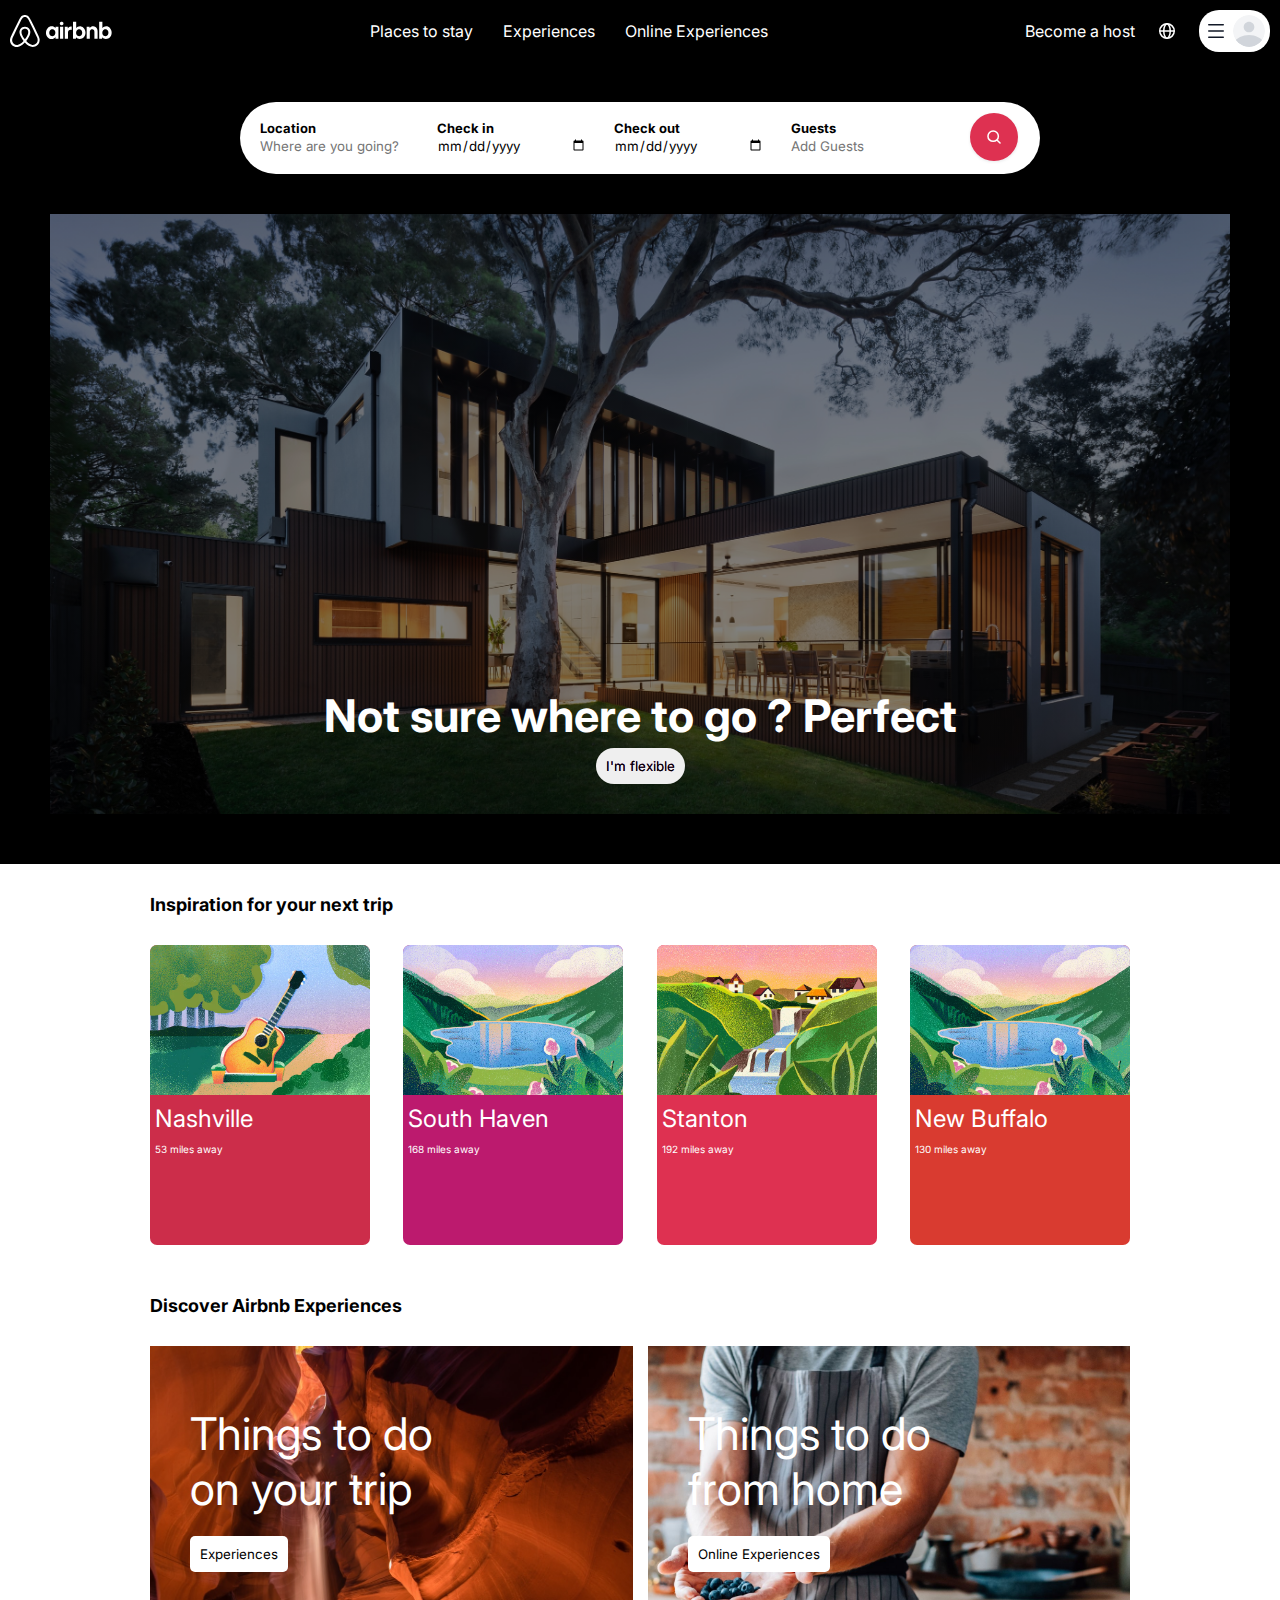
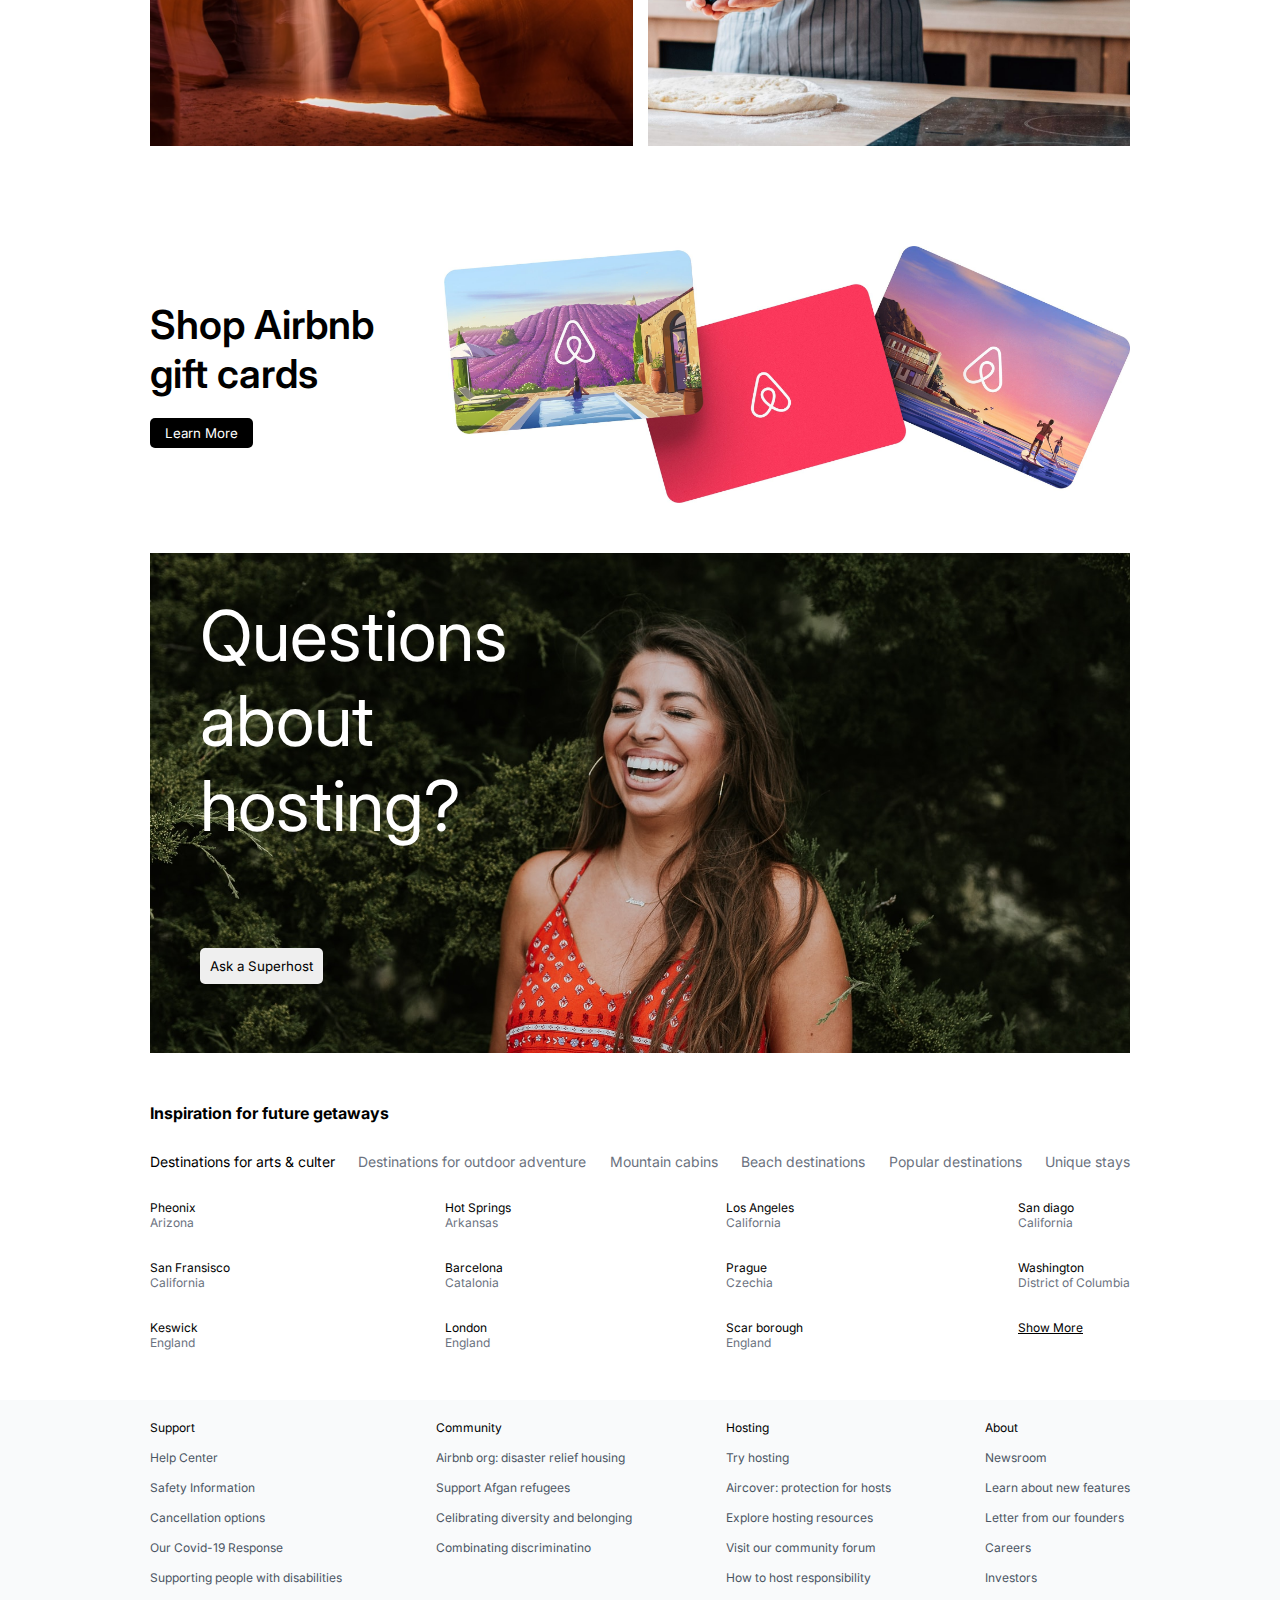
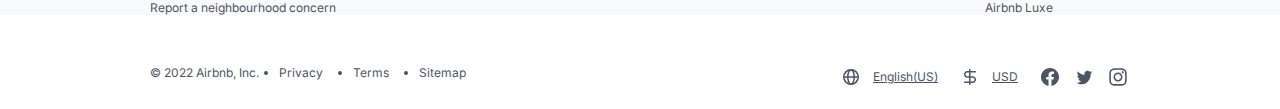
<file: index.html>
<!DOCTYPE html>
<html lang="en">
  <head>
    <meta charset="UTF-8" />
    <meta name="viewport" content="width=device-width, initial-scale=1.0" />
    <link rel="stylesheet" href="./style.css" />
    <link rel="preconnect" href="https://fonts.googleapis.com" />
    <link rel="preconnect" href="https://fonts.gstatic.com" crossorigin />
    <link
      href="https://fonts.googleapis.com/css2?family=ABeeZee&family=Inter&family=Poppins&family=Roboto&display=swap"
      rel="stylesheet"
    />
    <title>Document</title>
  </head>
  <body>
    <div id="nav">
      <img src="./assets/nav/logo.svg" alt="" />
      <div id="nav-links">
        <p>Places to stay</p>
        <p>Experiences</p>
        <p>Online Experiences</p>
      </div>
      <div id="col-3">
        <p>Become a host</p>
        <img src="./assets/nav/globe.svg" alt="" />
        <div>
          <img src="./assets/nav/menu.svg" alt="" />
          <img src="./assets/nav/Avatar.svg" alt="" />
        </div>
      </div>
    </div>
    <div id="main-container">
      <div id="search-bar">
        <div>
          <label for="location">Location</label>
          <input type="text" id="location" placeholder="Where are you going?" />
        </div>
        <div>
          <label for="check-in">Check in</label>
          <input type="date" id="check-in" placeholder="Add Dates" />
        </div>
        <div>
          <label for="check-out">Check out</label>
          <input type="date" id="check-out" placeholder="Add Dates" />
        </div>
        <div>
          <label for="guests">Guests</label>
          <input type="text" id="guests" placeholder="Add Guests" />
        </div>
        <img id="search-hotels" src="./assets/search.svg" alt="" />
      </div>
      <div id="hero-container">
        <div>
          <p>Not sure where to go ? Perfect</p>
          <button><p>I'm flexible</p></button>
        </div>
      </div>
    </div>
    <div id="explore-cards-container">
      <div id="cards-parent-container">
        <p>Inspiration for your next trip</p>
        <div id="cards-container">
          <div class="card">
            <img src="./assets/cards/card1.png" alt="" />
            <div>
              <p>Nashville</p>
              <p>53 miles away</p>
            </div>
          </div>
          <!--  -->
          <div class="card">
            <img src="./assets/cards/card2.png" alt="" />
            <div>
              <p>South Haven</p>
              <p>168 miles away</p>
            </div>
          </div>
          <!--  -->
          <div class="card">
            <img src="./assets/cards/card3.png" alt="" />
            <div>
              <p>Stanton</p>
              <p>192 miles away</p>
            </div>
          </div>
          <!--  -->
          <div class="card">
            <img src="./assets/cards/card4.png" alt="" />
            <div>
              <p>New Buffalo</p>
              <p>130 miles away</p>
            </div>
          </div>
        </div>
      </div>
    </div>
    <div id="experiences-container">
      <p>Discover Airbnb Experiences</p>
      <div>
        <div>
          <p>
            Things to do<br />
            on your trip
          </p>
          <button>Experiences</button>
        </div>
        <div>
          <p>Things to do<br />from home</p>
          <button>Online Experiences</button>
        </div>
      </div>
    </div>
    <div id="gifts-container">
      <div>
        <p>Shop Airbnb<br />gift cards</p>
        <button>Learn More</button>
      </div>
      <img src="./assets/experiences/gifts.jpg" alt="" />
    </div>
    <div id="question-hero-container">
      <div>
        <p>
          Questions<br />
          about<br />
          hosting?
        </p>
        <button>Ask a Superhost</button>
      </div>
    </div>
    <div id="getaways-container">
      <p>Inspiration for future getaways</p>
      <ul>
        <li>Destinations for arts & culter</li>
        <li>Destinations for outdoor adventure</li>
        <li>Mountain cabins</li>
        <li>Beach destinations</li>
        <li>Popular destinations</li>
        <li>Unique stays</li>
      </ul>
      <div id="content">
        <div>
          <div>
            <p>Pheonix</p>
            <p>Arizona</p>
          </div>
          <div>
            <p>San Fransisco</p>
            <p>California</p>
          </div>
          <div>
            <p>Keswick</p>
            <p>England</p>
          </div>
        </div>
        <div>
          <div>
            <p>Hot Springs</p>
            <p>Arkansas</p>
          </div>
          <div>
            <p>Barcelona</p>
            <p>Catalonia</p>
          </div>
          <div>
            <p>London</p>
            <p>England</p>
          </div>
        </div>
        <div>
          <div>
            <p>Los Angeles</p>
            <p>California</p>
          </div>
          <div>
            <p>Prague</p>
            <p>Czechia</p>
          </div>
          <div>
            <p>Scar borough</p>
            <p>England</p>
          </div>
        </div>
        <div>
          <div>
            <p>San diago</p>
            <p>California</p>
          </div>
          <div>
            <p>Washington</p>
            <p>District of Columbia</p>
          </div>
          <div><p style="text-decoration: underline">Show More</p></div>
        </div>
      </div>
    </div>
    <div id="footer-container">
      <div>
        <div>
          <p>Support</p>
          <p>Help Center</p>
          <p>Safety Information</p>
          <p>Cancellation options</p>
          <p>Our Covid-19 Response</p>
          <p>Supporting people with disabilities</p>
          <p>Report a neighbourhood concern</p>
        </div>
        <div>
          <p>Community</p>
          <p>Airbnb org: disaster relief housing</p>
          <p>Support Afgan refugees</p>
          <p>Celibrating diversity and belonging</p>
          <p>Combinating discriminatino</p>
        </div>
        <div>
          <p>Hosting</p>
          <p>Try hosting</p>
          <p>Aircover: protection for hosts</p>
          <p>Explore hosting resources</p>
          <p>Visit our community forum</p>
          <p>How to host responsibility</p>
        </div>
        <div>
          <p>About</p>
          <p>Newsroom</p>
          <p>Learn about new features</p>
          <p>Letter from our founders</p>
          <p>Careers</p>
          <p>Investors</p>
          <p>Airbnb Luxe</p>
        </div>
      </div>
    </div>
    <div id="last-row">
      <div id="last-row-2">
        <div id="last-row-2-col-1">
          <p style="color: rgba(75, 85, 99, 1)">© 2022 Airbnb, Inc.</p>
          <ul>
            <li>Privacy</li>
            <li>Terms</li>
            <li>Sitemap</li>
          </ul>
        </div>
        <div id="last-row-2-col-2">
          <div>
            <img src="./assets/experiences/globe.svg" alt="" />
            <p style="text-decoration: underline">English(US)</p>
          </div>
          <div>
            <img src="./assets/experiences/dollar-2.png" alt="" />
            <p style="text-decoration: underline">USD</p>
          </div>
          <div>
            <img src="./assets/experiences/fb.svg" alt="" />
            <img src="./assets/experiences/twitter.svg" alt="" />
            <img src="./assets/experiences/insta.svg" alt="" />
          </div>
        </div>
      </div>
    </div>
    <script type="module" src="./script.js"></script>
  </body>
</html>
</file>
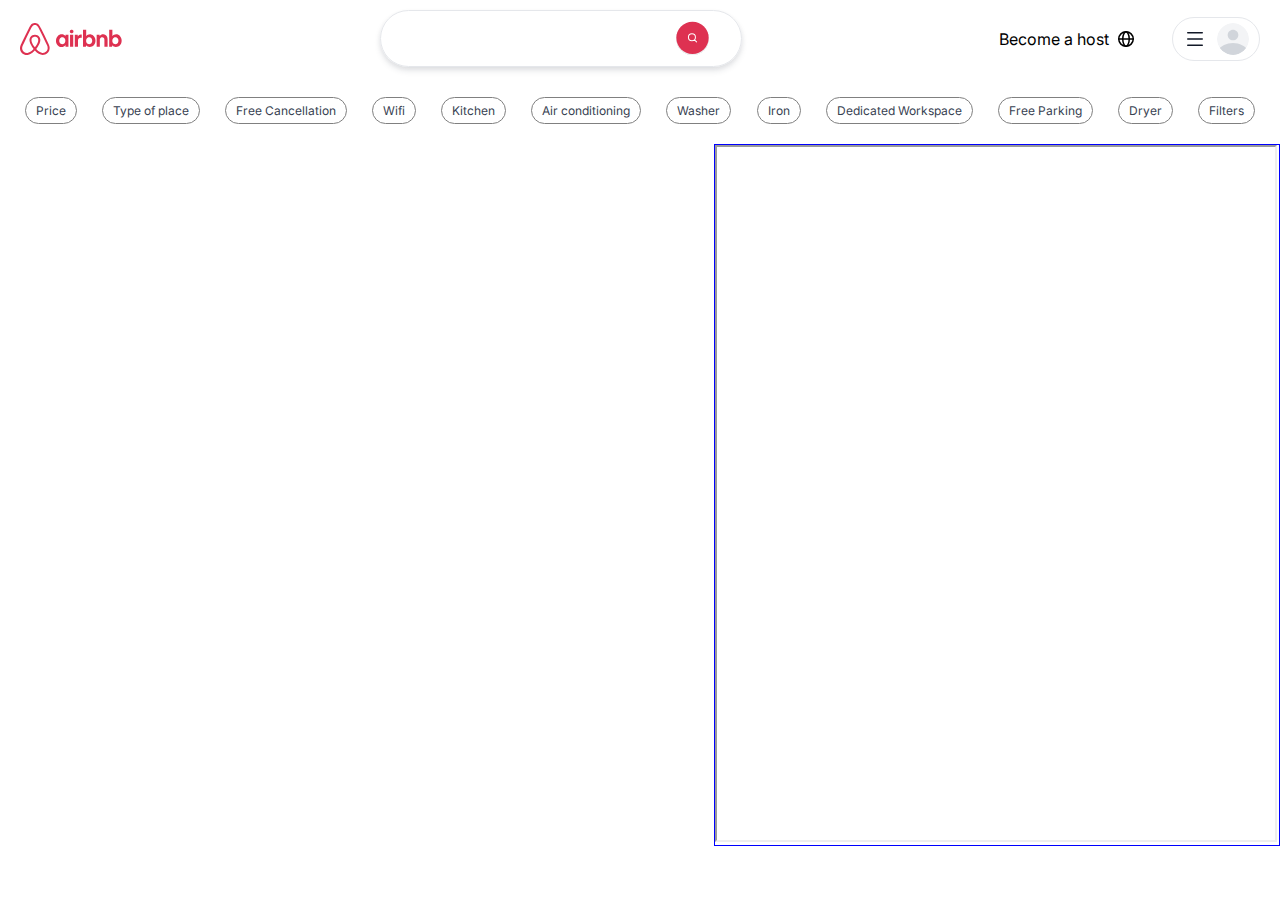
<file: listing.html>
<!DOCTYPE html>
<html lang="en">
  <head>
    <meta charset="UTF-8" />
    <meta name="viewport" content="width=device-width, initial-scale=1.0" />
    <title>Document</title>
    <link rel="stylesheet" href="./listing.css" />
    <link
      href="https://fonts.googleapis.com/css2?family=ABeeZee&family=Inter&family=Poppins&family=Roboto&display=swap"
      rel="stylesheet"
    />
  </head>
  <body>
    <div id="nav">
      <svg
        width="102"
        height="32"
        viewBox="0 0 102 32"
        fill="none"
        xmlns="http://www.w3.org/2000/svg"
      >
        <path
          id="Vector"
          d="M29.24 22.6799C29.08 22.2899 28.93 21.8799 28.77 21.5299L28.03 19.8599L28 19.8299C25.8 15.0299 23.45 10.1499 20.96 5.34994L20.86 5.14994C20.61 4.67994 20.36 4.15994 20.1 3.67994C19.78 3.10994 19.47 2.49994 18.96 1.91994C18.4628 1.31308 17.8372 0.824133 17.1282 0.488399C16.4192 0.152666 15.6444 -0.0214844 14.86 -0.0214844C14.0755 -0.0214844 13.3008 0.152666 12.5917 0.488399C11.8827 0.824133 11.2571 1.31308 10.76 1.91994C10.29 2.49994 9.93996 3.10994 9.61996 3.67994C9.36996 4.19994 9.11996 4.70994 8.85996 5.17994L8.75996 5.37994C6.30996 10.1799 3.91996 15.0599 1.71996 19.8599L1.65996 19.9199C1.43996 20.4399 1.17996 20.9799 0.929959 21.5599C0.769959 21.9099 0.609959 22.2899 0.449959 22.7099C0.0179916 23.8097 -0.119949 25.0031 0.0497312 26.1724C0.219412 27.3418 0.690857 28.4467 1.4176 29.3784C2.14435 30.31 3.10131 31.0362 4.19418 31.4854C5.28705 31.9346 6.47811 32.0912 7.64996 31.9399C8.77343 31.7921 9.85523 31.4178 10.83 30.8399C12.13 30.1099 13.38 29.0499 14.78 27.5199C16.18 29.0499 17.46 30.1099 18.73 30.8499C19.9513 31.5668 21.3343 31.9624 22.75 31.9999C24.3893 32.0068 25.9758 31.4202 27.2164 30.3487C28.4571 29.2771 29.2682 27.7928 29.5 26.1699C29.7678 25.0037 29.6772 23.7838 29.24 22.6699V22.6799ZM14.88 24.3399C13.16 22.1399 12.04 20.1199 11.66 18.3899C11.5025 17.7489 11.4686 17.0837 11.56 16.4299C11.63 15.9199 11.82 15.4699 12.08 15.0899C12.68 14.2199 13.73 13.6799 14.88 13.6799C15.4261 13.6633 15.9678 13.7824 16.4565 14.0268C16.9452 14.2711 17.3656 14.633 17.68 15.0799C17.94 15.4799 18.13 15.9199 18.19 16.4299C18.29 17.0099 18.25 17.6799 18.09 18.3899C17.71 20.0899 16.59 22.1299 14.88 24.3399ZM27.62 25.8199C27.5063 26.6439 27.1788 27.4237 26.67 28.0816C26.1612 28.7396 25.4888 29.2527 24.72 29.5699C23.96 29.8899 23.12 29.9799 22.3 29.8899C21.5 29.7899 20.7 29.5299 19.88 29.0499C18.5185 28.2084 17.2942 27.1629 16.25 25.9499C18.35 23.3499 19.62 20.9799 20.1 18.8699C20.33 17.8699 20.36 16.9699 20.26 16.1399C20.1351 15.3532 19.8417 14.6028 19.4 13.9399C18.8956 13.2212 18.2223 12.6374 17.4394 12.2398C16.6565 11.8423 15.7879 11.6431 14.91 11.6599C13.06 11.6599 11.41 12.5199 10.41 13.9299C9.9598 14.5911 9.66887 15.3475 9.55996 16.1399C9.42996 16.9799 9.45996 17.9099 9.71996 18.8699C10.2 20.9799 11.5 23.3799 13.57 25.9699C12.5434 27.2061 11.3163 28.2608 9.93996 29.0899C9.10996 29.5699 8.31996 29.8199 7.51996 29.9199C6.27584 30.0793 5.01911 29.7412 4.02292 28.9791C3.02673 28.2169 2.37161 27.0924 2.19996 25.8499C2.09996 25.0499 2.16996 24.2499 2.48996 23.3499C2.58996 23.0299 2.73996 22.7099 2.89996 22.3299C3.11996 21.8099 3.37996 21.2699 3.62996 20.7299L3.66996 20.6599C5.82996 15.8899 8.18996 11.0199 10.64 6.24994L10.74 6.04994C10.99 5.56994 11.24 5.05994 11.5 4.57994C11.76 4.06994 12.04 3.57994 12.4 3.17994C12.7116 2.80797 13.1009 2.50882 13.5406 2.30356C13.9804 2.09831 14.4597 1.99193 14.945 1.99193C15.4302 1.99193 15.9096 2.09831 16.3493 2.30356C16.789 2.50882 17.1783 2.80797 17.49 3.17994C17.84 3.57994 18.13 4.06994 18.39 4.57994C18.64 5.05994 18.89 5.57995 19.15 6.04994L19.25 6.24994C21.69 11.0199 24.05 15.8899 26.25 20.6599L26.28 20.6899C26.54 21.2099 26.76 21.7899 27.01 22.2899C27.17 22.6799 27.33 22.9899 27.43 23.3199C27.62 24.2199 27.72 25.0199 27.62 25.8199ZM41.54 24.1199C40.7864 24.131 40.0401 23.9722 39.3563 23.6554C38.6725 23.3386 38.0688 22.8719 37.59 22.2899C36.514 21.0499 35.943 19.451 35.99 17.8099C35.9735 16.1332 36.563 14.5068 37.65 13.2299C38.1528 12.6406 38.7787 12.1686 39.4836 11.8472C40.1885 11.5259 40.9553 11.3629 41.73 11.3699C42.4589 11.35 43.1809 11.5157 43.8282 11.8516C44.4754 12.1875 45.0266 12.6824 45.43 13.2899L45.53 11.7199H48.45V23.7999H45.52L45.42 22.0399C45.0041 22.6886 44.4294 23.2202 43.7503 23.5842C43.0712 23.9483 42.3104 24.1327 41.54 24.1199ZM42.3 21.2399C42.88 21.2399 43.39 21.0799 43.87 20.7899C44.31 20.4699 44.67 20.0499 44.95 19.5399C45.2 19.0299 45.33 18.4199 45.33 17.7399C45.3689 17.1493 45.254 16.5587 44.9963 16.0259C44.7386 15.493 44.3471 15.0361 43.86 14.6999C43.3919 14.4083 42.8514 14.2537 42.3 14.2537C41.7485 14.2537 41.208 14.4083 40.74 14.6999C40.3 15.0199 39.94 15.4399 39.66 15.9499C39.3955 16.5124 39.2654 17.1286 39.28 17.7499C39.241 18.3405 39.3559 18.9312 39.6136 19.464C39.8713 19.9969 40.2628 20.4538 40.75 20.7899C41.22 21.0799 41.73 21.2399 42.3 21.2399ZM53.45 8.45994C53.45 8.80995 53.39 9.12994 53.23 9.38995C53.07 9.63995 52.85 9.86994 52.56 10.0299C52.27 10.1899 51.96 10.2499 51.64 10.2499C51.32 10.2499 51 10.1899 50.71 10.0299C50.4357 9.87726 50.205 9.65694 50.04 9.38995C49.8851 9.10508 49.8091 8.78401 49.82 8.45994C49.82 8.09995 49.89 7.77994 50.04 7.52994C50.2 7.22994 50.43 7.04994 50.71 6.88994C51 6.72994 51.31 6.65994 51.64 6.65994C51.9583 6.65261 52.273 6.728 52.5535 6.87874C52.8339 7.02948 53.0705 7.25042 53.24 7.51994C53.3855 7.81149 53.4576 8.13418 53.45 8.45994ZM50.05 23.7599V11.6999H53.23V23.7799H50.04L50.05 23.7599ZM61.73 14.8599V14.8999C61.58 14.8299 61.38 14.7999 61.23 14.7699C61.03 14.7299 60.87 14.7299 60.68 14.7299C59.79 14.7299 59.12 14.9899 58.68 15.5299C58.2 16.0799 57.98 16.8499 57.98 17.8399V23.7699H54.79V11.6899H57.72L57.82 13.5199C58.14 12.8799 58.52 12.3999 59.06 12.0399C59.5971 11.6902 60.2294 11.5155 60.87 11.5399C61.1 11.5399 61.32 11.5599 61.51 11.5999C61.61 11.6299 61.67 11.6299 61.73 11.6599V14.8599ZM63.01 23.7599V6.73994H66.19V13.2399C66.64 12.6599 67.15 12.2099 67.79 11.8599C68.8032 11.3632 69.9542 11.2223 71.0573 11.4599C72.1604 11.6976 73.1512 12.3 73.87 13.1699C74.9483 14.4125 75.5195 16.0154 75.47 17.6599C75.4864 19.3367 74.897 20.9631 73.81 22.2399C73.3072 22.8293 72.6813 23.3013 71.9763 23.6227C71.2714 23.944 70.5046 24.1069 69.73 24.0999C69.001 24.1199 68.279 23.9541 67.6317 23.6183C66.9845 23.2824 66.4333 22.7875 66.03 22.1799L65.93 23.7499L63.01 23.7799V23.7599ZM69.16 21.2399C69.73 21.2399 70.24 21.0799 70.72 20.7899C71.16 20.4699 71.52 20.0499 71.8 19.5399C72.06 19.0299 72.18 18.4199 72.18 17.7399C72.18 17.0699 72.06 16.4599 71.8 15.9499C71.5374 15.4582 71.1684 15.0312 70.72 14.6999C70.2519 14.4083 69.7115 14.2537 69.16 14.2537C68.6085 14.2537 68.068 14.4083 67.6 14.6999C67.15 15.0199 66.8 15.4399 66.51 15.9499C66.2455 16.5124 66.1154 17.1286 66.13 17.7499C66.091 18.3405 66.2059 18.9312 66.4636 19.464C66.7213 19.9969 67.1128 20.4538 67.6 20.7899C68.07 21.0799 68.58 21.2399 69.16 21.2399ZM76.67 23.7699V11.6899H79.6L79.7 13.2599C80.0682 12.6581 80.5905 12.1656 81.2128 11.8333C81.8352 11.501 82.535 11.3411 83.24 11.3699C84.0461 11.356 84.8384 11.5801 85.5178 12.0141C86.1973 12.448 86.7337 13.0727 87.06 13.8099C87.41 14.5699 87.6 15.5099 87.6 16.5599V23.7999H84.41V16.9799C84.41 16.1399 84.22 15.4799 83.84 14.9899C83.46 14.5099 82.94 14.2499 82.28 14.2499C81.8 14.2499 81.38 14.3499 81.01 14.5699C80.66 14.7999 80.37 15.0899 80.15 15.4999C79.9275 15.9144 79.8172 16.3798 79.83 16.8499V23.7699H76.67ZM89.19 23.7699V6.72994H92.38V13.2299C92.812 12.6467 93.3741 12.1722 94.0216 11.8441C94.6691 11.5161 95.3841 11.3434 96.11 11.3399C96.8635 11.3289 97.6099 11.4877 98.2937 11.8045C98.9775 12.1213 99.5811 12.588 100.06 13.1699C101.131 14.4125 101.698 16.0105 101.65 17.6499C101.667 19.3269 101.078 20.9536 99.99 22.2299C99.4872 22.8193 98.8613 23.2913 98.1563 23.6127C97.4514 23.934 96.6846 24.0969 95.91 24.0899C95.181 24.1099 94.459 23.9441 93.8117 23.6083C93.1645 23.2724 92.6133 22.7775 92.21 22.1699L92.12 23.7399L89.19 23.7699ZM95.37 21.2399C95.95 21.2399 96.46 21.0799 96.93 20.7899C97.38 20.4699 97.73 20.0499 98.02 19.5399C98.27 19.0299 98.4 18.4199 98.4 17.7399C98.4389 17.1493 98.324 16.5587 98.0663 16.0259C97.8086 15.493 97.4171 15.0361 96.93 14.6999C96.4619 14.4083 95.9215 14.2537 95.37 14.2537C94.8185 14.2537 94.278 14.4083 93.81 14.6999C93.37 15.0199 93.01 15.4399 92.73 15.9499C92.4508 16.5074 92.32 17.1273 92.35 17.7499C92.311 18.3405 92.4259 18.9312 92.6836 19.464C92.9413 19.9969 93.3328 20.4538 93.82 20.7899C94.29 21.0799 94.77 21.2399 95.37 21.2399Z"
          fill="#de3151"
        />
      </svg>
      <div id="display-bar">
        <div id="location"></div>
        <div id="date"></div>
        <div id="guestCount"></div>
        <img src="./assets/search.svg" alt="" />
      </div>
      <div id="col-3">
        <p>Become a host</p>
        <svg
          width="24"
          height="24"
          viewBox="0 0 24 24"
          fill="none"
          xmlns="http://www.w3.org/2000/svg"
        >
          <g id="globe">
            <path
              id="Vector"
              d="M19.25 12C19.25 16.0041 16.0041 19.25 12 19.25C7.99594 19.25 4.75 16.0041 4.75 12C4.75 7.99594 7.99594 4.75 12 4.75C16.0041 4.75 19.25 7.99594 19.25 12Z"
              stroke="black"
              stroke-width="1.5"
              stroke-linecap="round"
              stroke-linejoin="round"
            />
            <path
              id="Vector_2"
              d="M15.25 12C15.25 16.5 13.2426 19.25 12 19.25C10.7574 19.25 8.75 16.5 8.75 12C8.75 7.5 10.7574 4.75 12 4.75C13.2426 4.75 15.25 7.5 15.25 12Z"
              stroke="black"
              stroke-width="1.5"
              stroke-linecap="round"
              stroke-linejoin="round"
            />
            <path
              id="Vector_3"
              d="M5 12H19"
              stroke="black"
              stroke-width="1.5"
              stroke-linecap="round"
              stroke-linejoin="round"
            />
          </g>
        </svg>
        <img src="./assets/nav/globe.svg" alt="" />
        <div>
          <img src="./assets/nav/menu.svg" alt="" />
          <img src="./assets/nav/Avatar.svg" alt="" />
        </div>
      </div>
    </div>
    <div id="filters">
      <p>Price</p>
      <p>Type of place</p>
      <p>Free Cancellation</p>
      <p>Wifi</p>
      <p>Kitchen</p>
      <p>Air conditioning</p>
      <p>Washer</p>
      <p>Iron</p>
      <p>Dedicated Workspace</p>
      <p>Free Parking</p>
      <p>Dryer</p>
      <p>Filters</p>
    </div>
    <div id="cards-map-container">
      <div id="cards-container">
        <!-- <div class="card">
          <img src="https://source.unsplash.com/500x500/?pune" alt="" />
          <div>
            <img id="like" src="./assets/experiences/heart.svg" alt="" />
            <div>
              <p>Entire home in bordeaux</p>
              <p class="title">Bordeaux Getaway</p>
            </div>
            <ul>
              <li>4-6 Guests</li>
              <li>Entire Home</li>
              <li>5 beds</li>
              <li>3 bath</li>
              <li>Wifi</li>
              <li>Kitchen</li>
              <li>Free parking</li>
            </ul>
            <div class="card-row-3">
              <div>
                <p>5.0</p>
                <img src="./assets/experiences/star.svg" alt="" />
                <p>318 reviews</p>
              </div>
              <div>$325 /night</div>
            </div>
          </div>
        </div> -->
      </div>
      <div id="map-container">
        <iframe
          id="iframe"
          style="width: 99%; height: 99%"
          src="https://maps.google.com/maps?q=Mumbai%20Dates%20hotels&amp;t=&amp;z=13&amp;ie=UTF8&amp;iwloc=&amp;output=embed"
          allowfullscreen
        ></iframe>
      </div>
    </div>
    <script type="module" src="./listing.js"></script>
  </body>
</html>
</file>
<file: style.css>
*{
    font-family: Inter,sans-serif;
    margin: 0;
    padding: 0;
}


#main-container{
    background-color: black;
    padding-inline: 50px;
    color: white;
    height: fit-content;
    padding-bottom: 50px;
    padding-top: 20px;
}


#nav{
    display: flex;
    justify-content: space-between;
    color: white;
    padding: 10px;
    align-items: center;
    position: sticky;
    top: 0;
    z-index: 100;
    background-color: black;
}

#nav-links{
    color:white;
    display: flex;
    justify-content: space-evenly;
    gap: 30px;
    font-size: medium;
}

#col-3{
    display: flex;
    gap: 20px;
    align-items: center;
}

#col-3>div{
    background-color: white;
    padding: 5px;
    display:flex;
    gap: 5px;
    border-radius: 20px;
}

#search-bar{
    background-color: white;
    color: black;
    padding: 10px;
    width: 800px;
    margin-inline: auto;
    border-radius: 40px;
    box-sizing: border-box;
    display: flex;
    justify-content: space-between;
    align-items: center;
    padding-inline: 20px;
    margin-top: 20px;
}

#search-bar>div{
    display: flex;
    flex-direction: column;
}

#search-bar div input{
    border: none;
    height: 20px;
    width: 150px;
    outline:none;
}

#search-bar div label{
    font-size: small;
    font-weight: bold;
}

#search-bar>img{
    cursor: pointer;
}

#hero-container{
    background-image:linear-gradient(rgba(0, 0, 0, 0.5),rgba(0, 0, 0, 0.5)),url("./assets/hero-image.jpg");
    width: 100%;
    height: 600px;
    margin-top: 40px;
    background-position: center;
    background-size: cover;
    background-repeat: no-repeat;
    position:relative;
    display: flex;
    justify-content: center;
    
}

#hero-container>div{
    position: absolute;
    bottom: 30px;
    display: flex;
    flex-direction: column;
    align-items: center;
    gap: 5px;
}

#hero-container>div>p{
    /* width:500px; */
    font-size: 45px;
    font-weight: bold;
}

#hero-container>div>button>p{
    background: linear-gradient(90deg, #671296 -1.23%, #9E1F83 100.62%);
background-clip: text;
-webkit-background-clip: text;
}

#hero-container>div>button{
    padding: 10px;
    border-radius: 20px;
    border: none;
}


#cards-parent-container{
    background-color: white;
    color: black;
    color: white;
}

#cards-parent-container>p{
    font-size: large;
    font-weight: bold;
    color: black;
}

#explore-cards-container{
    padding-left: 150px;
    padding-right: 150px;
    padding-top: 30px;
   
    background-color: white;
}

.card{
    width: 220px;
    height: 300px;
    background: #CC2D4A;
    border-radius: 7px;
}
.card>img{
    width: 100%;
    height: 50%;
    border-top-right-radius: 7px;
    border-top-left-radius: 7px;
}

.card>div{
    padding:5px;
}


.card>div p:nth-child(1){
    font-size: 24px;
}

.card>div p:nth-child(2){
    margin-top: 10px;
    font-size:10px;
}

#cards-container{
    padding-top: 30px;
    display: flex;
    /* gap: 20px; */
    justify-content: space-between;
    /* background-color: red; */
    align-items: center;
}

.card:nth-child(2)
{
    background-color: rgba(188, 26, 110, 1);
}

.card:nth-child(3){
    background-color: rgba(222, 49, 81, 1);
}

.card:nth-child(4){
    background-color: rgba(217, 59, 48, 1);
}


#experiences-container{


    padding-inline: 150px;
    padding-top: 50px;
    display: flex;
    flex-direction: column;
    gap: 30px;
}

#experiences-container>p{
    font-size: large;
    font-weight: bold;
    color: black;
}


#experiences-container>div{
    display: flex;
    justify-content: space-between;
    gap: 15px;
}

#experiences-container>div div{
    width: 50%;
    height: 400px;
}

#experiences-container>div div:nth-child(1){
    background-image: url("./assets/experiences/first.jpg");
}

#experiences-container>div div:nth-child(2){
    background-image: url("./assets/experiences/second.jpg");
}

#experiences-container>div div{
    background-size: cover;
    background-position: right;
    padding-top: 60px;
    padding-left: 40px;
    box-sizing: border-box;
    display: flex;
    flex-direction: column;
    gap: 20px;
}

#experiences-container>div div p{
    color: white;
    font-size: 45px;
}

#experiences-container>div div button{
    width: fit-content;
    padding: 10px;
    background-color: white;
    border: none;
    border-radius: 5px;
}

#gifts-container{
    padding-inline: 150px;
    padding-top: 100px;
    display: flex;
    justify-content: space-between;
    align-items: center;
}
#gifts-container>img{
    width: 70%;
}
#gifts-container>div{
    display: flex;
    flex-direction: column;
    gap: 20px;
}
#gifts-container>div>p{
    font-size: 40px;
    font-weight: 600;
}

#gifts-container>div>button{
    width: fit-content;
    padding: 7px;
    padding-left: 15px;
    padding-right:15px;
    background-color: black;
    color:white;
    border-radius: 5px;
    border: none;
}

#question-hero-container{
    padding-inline: 150px;
    padding-top: 50px;
}
#question-hero-container>div{
    background-image: url("./assets/experiences/questions.jpg");
    width: 100%;
    height: 500px;
    background-position-y:900px;
    background-size: cover;
    display: flex;
    flex-direction: column;
    gap: 100px;
    box-sizing: border-box;
    padding-left: 50px;
    padding-top: 40px;
}
#question-hero-container>div>p{
    font-size: 70px;
    color: white;
}

#question-hero-container>div>button{
    width: fit-content;
    padding: 10px;
    border: none;
    border-radius: 5px;

}

#getaways-container{
    padding-inline: 150px;
    padding-top: 50px;
}

#getaways-container>p{
    font-weight: bold;
    padding-bottom: 30px;
}


#getaways-container>ul{
    list-style-type: none;
    color: rgba(107, 114, 128, 1);
    display: flex;
    justify-content: space-between;
    font-size: 14px;
}

#getaways-container>ul li:nth-child(1){
    color: black;
}

#content{
    display: flex;
    justify-content: space-between;
    padding-top: 30px;
    font-size: 12px;
}

#content>div{
    display: flex;
    flex-direction: column;
    gap: 30px;
}

#content>div>div>p:nth-child(2){
    color:rgba(107, 114, 128, 1);
}

#footer-container{
    /* padding-inline: 150px; */
    padding-top: 50px;
    font-size: 12px;
}
#footer-container>div{
 
    background-color:rgba(249, 250, 251, 1);
    display: flex;
    justify-content: space-between;
    padding-inline: 150px;
    padding-top: 20px;
}

#footer-container>div>div{
    display: flex;
    flex-direction: column;
    gap: 15px;
    /* padding: 30px; */
}

#footer-container>div>div>p{
    color: rgba(75, 85, 99, 1);
}
#footer-container>div>div>p:nth-child(1){
    color: black;
}

#last-row{
    padding-inline: 150px;
    padding-top: 50px;
    font-size: 12px;
    padding-bottom: 20px;
    
}

#last-row-2{
    color: rgba(75, 85, 99, 1);
    display: flex;
    justify-content: space-between;
}

#last-row-2-col-1>ul{
    display: flex;
    gap: 30px;
}
#last-row-2-col-1{
    display: flex;
    gap: 20px;
}

#last-row-2-col-2{
    display: flex;
    gap: 20px;
}
#last-row-2-col-2>div{
    display: flex;
    align-items: center;
    gap: 10px;
}
</file>
<file: listing.css>
*{
    padding: 0;
    margin: 0;
    font-family: Inter,sans-serif;
}
#nav{
   display: flex;
   /* background-color: black; */
   /* border: 1px solid red; */
   justify-content: space-between;
   align-items: center;
   padding: 10px;
   padding-inline: 20px;
   position: sticky;
   top: 0;
   background-color: white;
   z-index: 1;
}

#display-bar{
    display: flex;
    align-items: center;
    border: 1px solid  #e5e7eb;
    width: 300px;
    justify-content: space-between;
    padding: 10px;
    padding-left: 30px;
    padding-right: 30px;
    border-radius: 30px;
    box-shadow: 0px 4px 6px 0px rgba(31, 41, 55, 0.10), 0px 2px 4px 0px rgba(31, 41, 55, 0.06);
}

#display-bar>div:nth-child(1),#display-bar>div:nth-child(2){
    border-right: 1px solid gray;
    padding-right: 20px;
}
#display-bar>div{
    font-size: 12px;
    font-weight: bold;
}

#display-bar>img{
    width: 35px;
}

#col-3{
    display: flex;
    align-items: center;
    gap: 5px;
}
#col-3>div{
    display: flex;
    align-items: center;
    gap: 10px;
    border: 1px solid  #e5e7eb;
    border-radius: 25px;
    padding: 5px;
    padding-inline: 10px;
}

#filters{
    padding-top: 20px;
    display: flex;
    justify-content: space-evenly;
}

#filters>p{
    cursor: pointer;
    font-size: 12px;
    border: 1px solid grey;
    padding: 5px;
    border-radius: 15px;
    padding-inline: 10px;
    color: rgba(55, 65, 81, 1);
}

#cards-map-container{
    /* width: 100vw; */
    padding-top: 20px;
    display: flex;
    gap: 5px;
}

#cards-container{
    padding: 10px;
    width: 55%;
    height: 700px;
    /* border: 1px solid red; */
    overflow-y: hidden;
    overflow-y: scroll;
}

.price{
    font-size: 20px;
}

#cards-container::-webkit-scrollbar{
    width: 8px;
  
}
#cards-container::-webkit-scrollbar-thumb{
    background: red;
    border-radius: 10px;
}

#cards-container::-webkit-scrollbar-thumb:hover{
    background: green;
    border-radius: 10px;
}
.type{
    font-size: 12px;
}

/* #cards-container::-webkit-scrollbar-track{
    background-color: lightgray;
} */
/* #cards-container::-webkit-scrollbar-thumb{
    height: 100px;
}

#cards-container::-webkit-scrollbar-track{
    background-color: red;
} */


#map-container{
    width: 45%;
    height: 700px;
    border: 1px solid blue;
}

.card{
    display: flex;
    gap: 20px;
    border-bottom: 1px solid lightgray;
    padding: 15px;
}
.card>img{
    width: 300px;
    height: 180px;
    overflow: hidden;
    border-radius: 15px;
    /* aspect-ratio: 4/3; */
}

.card>div{
    display: flex;
    flex-direction: column;
    justify-content: space-between;
    position: relative;
}

#like{
    position: absolute;
    top: 0;
    right: 0;
    width: 25px;
    /* color: red; */
}

.title{
    color: #374151;
    font-size: 20px;
}

.card{
    color: #6b7280;
}
.card>div>ul{
    display: flex;
    flex-wrap: wrap;
    width: 250px;
    gap:0px 20px;
    margin-left: 15px;
    /* background-color: red; */
    font-size: 12px;
}

.card>div{
    width: 60%;
}

.card-row-3{
    display: flex;
    justify-content: space-between;
    font-size: 14px;
    color: #374151;
}

.card-row-3>div:nth-child(1){
    display: flex;
    align-items: center;
    gap: 5px;
}

.card>div>div:nth-child(1)>p:nth-child(1){
    font-size: 0px;
}
</file>
